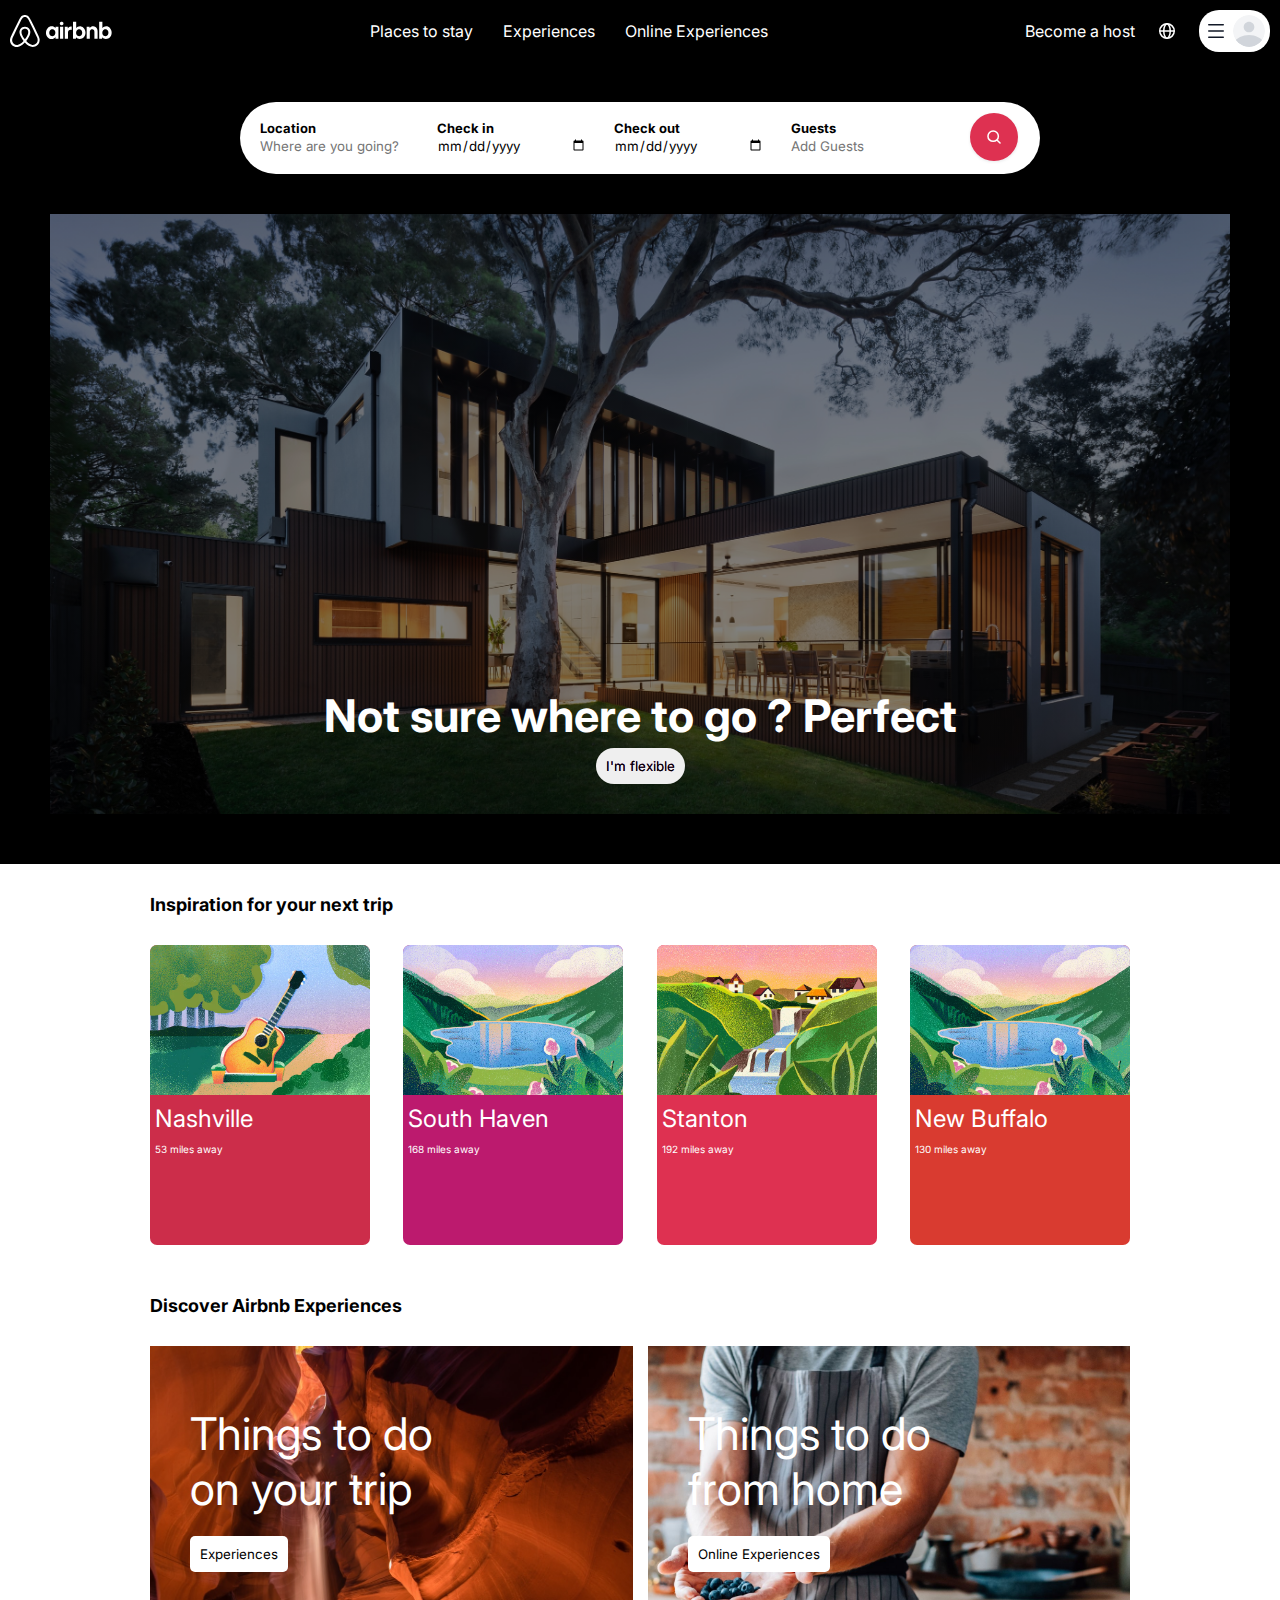
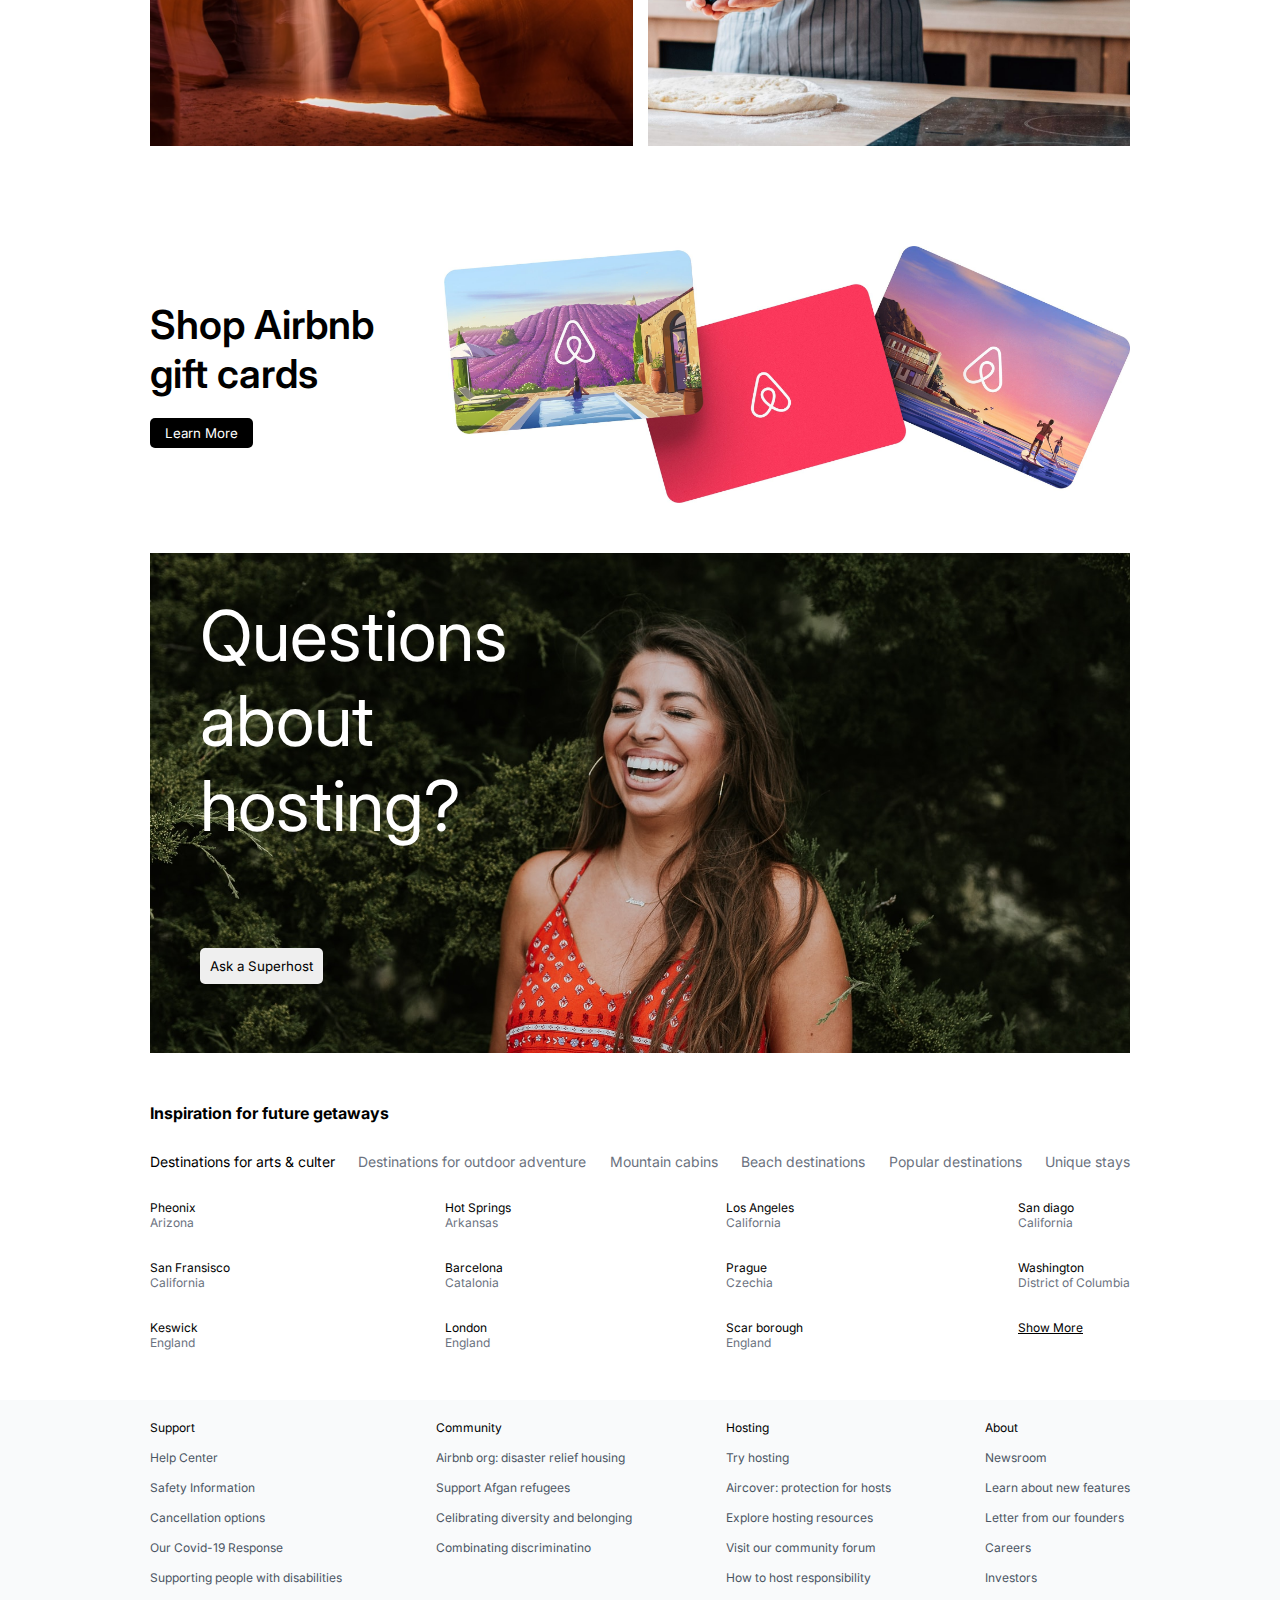
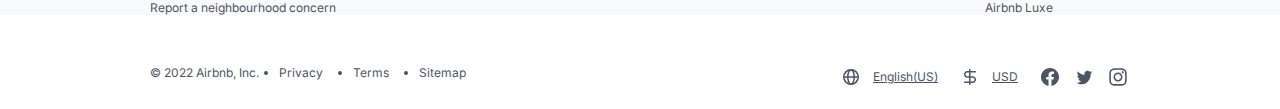
<file: index.html>
<!DOCTYPE html>
<html lang="en">
  <head>
    <meta charset="UTF-8" />
    <meta name="viewport" content="width=device-width, initial-scale=1.0" />
    <link rel="stylesheet" href="./style.css" />
    <link rel="preconnect" href="https://fonts.googleapis.com" />
    <link rel="preconnect" href="https://fonts.gstatic.com" crossorigin />
    <link
      href="https://fonts.googleapis.com/css2?family=ABeeZee&family=Inter&family=Poppins&family=Roboto&display=swap"
      rel="stylesheet"
    />
    <title>Document</title>
  </head>
  <body>
    <div id="nav">
      <img src="./assets/nav/logo.svg" alt="" />
      <div id="nav-links">
        <p>Places to stay</p>
        <p>Experiences</p>
        <p>Online Experiences</p>
      </div>
      <div id="col-3">
        <p>Become a host</p>
        <img src="./assets/nav/globe.svg" alt="" />
        <div>
          <img src="./assets/nav/menu.svg" alt="" />
          <img src="./assets/nav/Avatar.svg" alt="" />
        </div>
      </div>
    </div>
    <div id="main-container">
      <div id="search-bar">
        <div>
          <label for="location">Location</label>
          <input type="text" id="location" placeholder="Where are you going?" />
        </div>
        <div>
          <label for="check-in">Check in</label>
          <input type="date" id="check-in" placeholder="Add Dates" />
        </div>
        <div>
          <label for="check-out">Check out</label>
          <input type="date" id="check-out" placeholder="Add Dates" />
        </div>
        <div>
          <label for="guests">Guests</label>
          <input type="text" id="guests" placeholder="Add Guests" />
        </div>
        <img id="search-hotels" src="./assets/search.svg" alt="" />
      </div>
      <div id="hero-container">
        <div>
          <p>Not sure where to go ? Perfect</p>
          <button><p>I'm flexible</p></button>
        </div>
      </div>
    </div>
    <div id="explore-cards-container">
      <div id="cards-parent-container">
        <p>Inspiration for your next trip</p>
        <div id="cards-container">
          <div class="card">
            <img src="./assets/cards/card1.png" alt="" />
            <div>
              <p>Nashville</p>
              <p>53 miles away</p>
            </div>
          </div>
          <!--  -->
          <div class="card">
            <img src="./assets/cards/card2.png" alt="" />
            <div>
              <p>South Haven</p>
              <p>168 miles away</p>
            </div>
          </div>
          <!--  -->
          <div class="card">
            <img src="./assets/cards/card3.png" alt="" />
            <div>
              <p>Stanton</p>
              <p>192 miles away</p>
            </div>
          </div>
          <!--  -->
          <div class="card">
            <img src="./assets/cards/card4.png" alt="" />
            <div>
              <p>New Buffalo</p>
              <p>130 miles away</p>
            </div>
          </div>
        </div>
      </div>
    </div>
    <div id="experiences-container">
      <p>Discover Airbnb Experiences</p>
      <div>
        <div>
          <p>
            Things to do<br />
            on your trip
          </p>
          <button>Experiences</button>
        </div>
        <div>
          <p>Things to do<br />from home</p>
          <button>Online Experiences</button>
        </div>
      </div>
    </div>
    <div id="gifts-container">
      <div>
        <p>Shop Airbnb<br />gift cards</p>
        <button>Learn More</button>
      </div>
      <img src="./assets/experiences/gifts.jpg" alt="" />
    </div>
    <div id="question-hero-container">
      <div>
        <p>
          Questions<br />
          about<br />
          hosting?
        </p>
        <button>Ask a Superhost</button>
      </div>
    </div>
    <div id="getaways-container">
      <p>Inspiration for future getaways</p>
      <ul>
        <li>Destinations for arts & culter</li>
        <li>Destinations for outdoor adventure</li>
        <li>Mountain cabins</li>
        <li>Beach destinations</li>
        <li>Popular destinations</li>
        <li>Unique stays</li>
      </ul>
      <div id="content">
        <div>
          <div>
            <p>Pheonix</p>
            <p>Arizona</p>
          </div>
          <div>
            <p>San Fransisco</p>
            <p>California</p>
          </div>
          <div>
            <p>Keswick</p>
            <p>England</p>
          </div>
        </div>
        <div>
          <div>
            <p>Hot Springs</p>
            <p>Arkansas</p>
          </div>
          <div>
            <p>Barcelona</p>
            <p>Catalonia</p>
          </div>
          <div>
            <p>London</p>
            <p>England</p>
          </div>
        </div>
        <div>
          <div>
            <p>Los Angeles</p>
            <p>California</p>
          </div>
          <div>
            <p>Prague</p>
            <p>Czechia</p>
          </div>
          <div>
            <p>Scar borough</p>
            <p>England</p>
          </div>
        </div>
        <div>
          <div>
            <p>San diago</p>
            <p>California</p>
          </div>
          <div>
            <p>Washington</p>
            <p>District of Columbia</p>
          </div>
          <div><p style="text-decoration: underline">Show More</p></div>
        </div>
      </div>
    </div>
    <div id="footer-container">
      <div>
        <div>
          <p>Support</p>
          <p>Help Center</p>
          <p>Safety Information</p>
          <p>Cancellation options</p>
          <p>Our Covid-19 Response</p>
          <p>Supporting people with disabilities</p>
          <p>Report a neighbourhood concern</p>
        </div>
        <div>
          <p>Community</p>
          <p>Airbnb org: disaster relief housing</p>
          <p>Support Afgan refugees</p>
          <p>Celibrating diversity and belonging</p>
          <p>Combinating discriminatino</p>
        </div>
        <div>
          <p>Hosting</p>
          <p>Try hosting</p>
          <p>Aircover: protection for hosts</p>
          <p>Explore hosting resources</p>
          <p>Visit our community forum</p>
          <p>How to host responsibility</p>
        </div>
        <div>
          <p>About</p>
          <p>Newsroom</p>
          <p>Learn about new features</p>
          <p>Letter from our founders</p>
          <p>Careers</p>
          <p>Investors</p>
          <p>Airbnb Luxe</p>
        </div>
      </div>
    </div>
    <div id="last-row">
      <div id="last-row-2">
        <div id="last-row-2-col-1">
          <p style="color: rgba(75, 85, 99, 1)">© 2022 Airbnb, Inc.</p>
          <ul>
            <li>Privacy</li>
            <li>Terms</li>
            <li>Sitemap</li>
          </ul>
        </div>
        <div id="last-row-2-col-2">
          <div>
            <img src="./assets/experiences/globe.svg" alt="" />
            <p style="text-decoration: underline">English(US)</p>
          </div>
          <div>
            <img src="./assets/experiences/dollar-2.png" alt="" />
            <p style="text-decoration: underline">USD</p>
          </div>
          <div>
            <img src="./assets/experiences/fb.svg" alt="" />
            <img src="./assets/experiences/twitter.svg" alt="" />
            <img src="./assets/experiences/insta.svg" alt="" />
          </div>
        </div>
      </div>
    </div>
    <script type="module" src="./script.js"></script>
  </body>
</html>
</file>
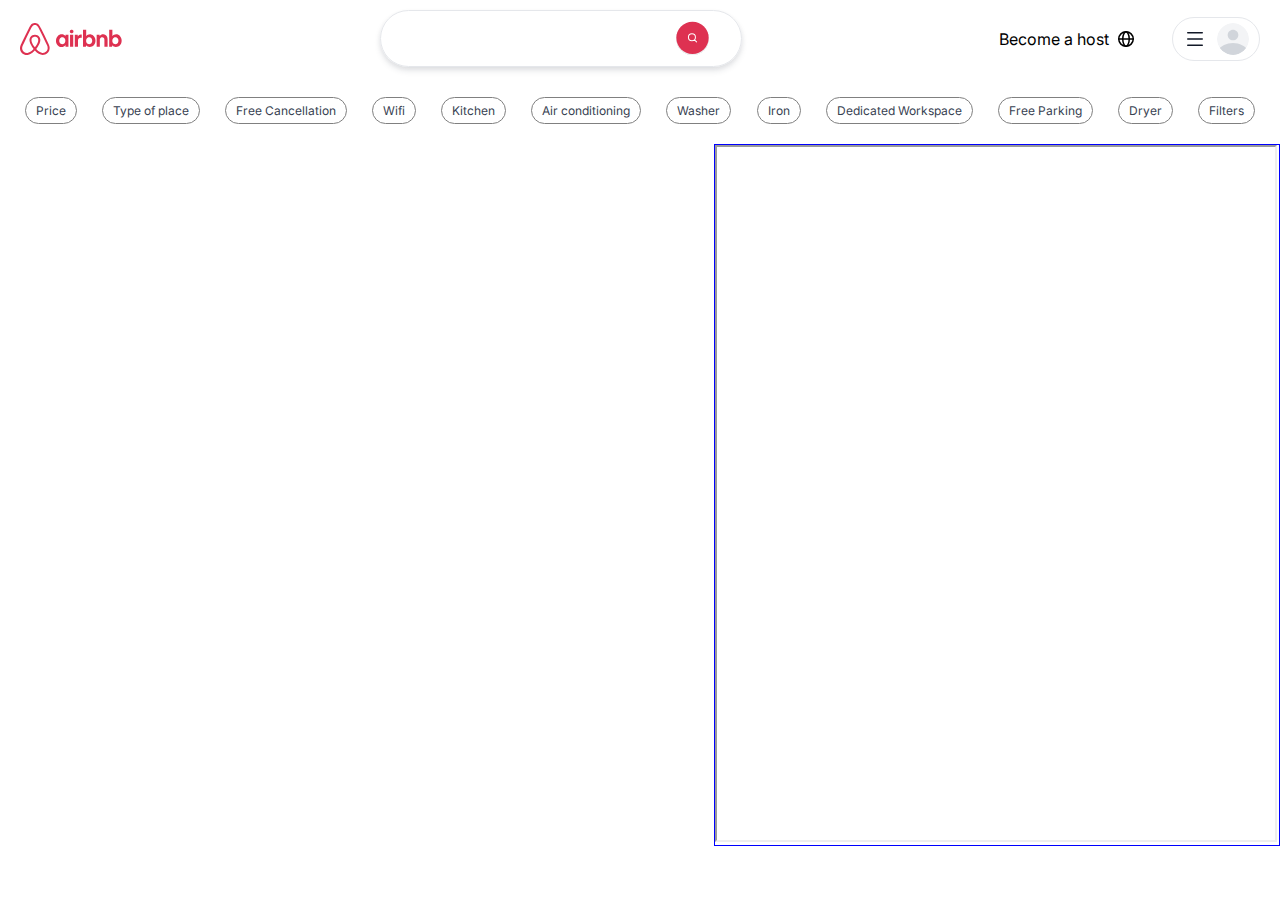
<file: listing.html>
<!DOCTYPE html>
<html lang="en">
  <head>
    <meta charset="UTF-8" />
    <meta name="viewport" content="width=device-width, initial-scale=1.0" />
    <title>Document</title>
    <link rel="stylesheet" href="./listing.css" />
    <link
      href="https://fonts.googleapis.com/css2?family=ABeeZee&family=Inter&family=Poppins&family=Roboto&display=swap"
      rel="stylesheet"
    />
  </head>
  <body>
    <div id="nav">
      <svg
        width="102"
        height="32"
        viewBox="0 0 102 32"
        fill="none"
        xmlns="http://www.w3.org/2000/svg"
      >
        <path
          id="Vector"
          d="M29.24 22.6799C29.08 22.2899 28.93 21.8799 28.77 21.5299L28.03 19.8599L28 19.8299C25.8 15.0299 23.45 10.1499 20.96 5.34994L20.86 5.14994C20.61 4.67994 20.36 4.15994 20.1 3.67994C19.78 3.10994 19.47 2.49994 18.96 1.91994C18.4628 1.31308 17.8372 0.824133 17.1282 0.488399C16.4192 0.152666 15.6444 -0.0214844 14.86 -0.0214844C14.0755 -0.0214844 13.3008 0.152666 12.5917 0.488399C11.8827 0.824133 11.2571 1.31308 10.76 1.91994C10.29 2.49994 9.93996 3.10994 9.61996 3.67994C9.36996 4.19994 9.11996 4.70994 8.85996 5.17994L8.75996 5.37994C6.30996 10.1799 3.91996 15.0599 1.71996 19.8599L1.65996 19.9199C1.43996 20.4399 1.17996 20.9799 0.929959 21.5599C0.769959 21.9099 0.609959 22.2899 0.449959 22.7099C0.0179916 23.8097 -0.119949 25.0031 0.0497312 26.1724C0.219412 27.3418 0.690857 28.4467 1.4176 29.3784C2.14435 30.31 3.10131 31.0362 4.19418 31.4854C5.28705 31.9346 6.47811 32.0912 7.64996 31.9399C8.77343 31.7921 9.85523 31.4178 10.83 30.8399C12.13 30.1099 13.38 29.0499 14.78 27.5199C16.18 29.0499 17.46 30.1099 18.73 30.8499C19.9513 31.5668 21.3343 31.9624 22.75 31.9999C24.3893 32.0068 25.9758 31.4202 27.2164 30.3487C28.4571 29.2771 29.2682 27.7928 29.5 26.1699C29.7678 25.0037 29.6772 23.7838 29.24 22.6699V22.6799ZM14.88 24.3399C13.16 22.1399 12.04 20.1199 11.66 18.3899C11.5025 17.7489 11.4686 17.0837 11.56 16.4299C11.63 15.9199 11.82 15.4699 12.08 15.0899C12.68 14.2199 13.73 13.6799 14.88 13.6799C15.4261 13.6633 15.9678 13.7824 16.4565 14.0268C16.9452 14.2711 17.3656 14.633 17.68 15.0799C17.94 15.4799 18.13 15.9199 18.19 16.4299C18.29 17.0099 18.25 17.6799 18.09 18.3899C17.71 20.0899 16.59 22.1299 14.88 24.3399ZM27.62 25.8199C27.5063 26.6439 27.1788 27.4237 26.67 28.0816C26.1612 28.7396 25.4888 29.2527 24.72 29.5699C23.96 29.8899 23.12 29.9799 22.3 29.8899C21.5 29.7899 20.7 29.5299 19.88 29.0499C18.5185 28.2084 17.2942 27.1629 16.25 25.9499C18.35 23.3499 19.62 20.9799 20.1 18.8699C20.33 17.8699 20.36 16.9699 20.26 16.1399C20.1351 15.3532 19.8417 14.6028 19.4 13.9399C18.8956 13.2212 18.2223 12.6374 17.4394 12.2398C16.6565 11.8423 15.7879 11.6431 14.91 11.6599C13.06 11.6599 11.41 12.5199 10.41 13.9299C9.9598 14.5911 9.66887 15.3475 9.55996 16.1399C9.42996 16.9799 9.45996 17.9099 9.71996 18.8699C10.2 20.9799 11.5 23.3799 13.57 25.9699C12.5434 27.2061 11.3163 28.2608 9.93996 29.0899C9.10996 29.5699 8.31996 29.8199 7.51996 29.9199C6.27584 30.0793 5.01911 29.7412 4.02292 28.9791C3.02673 28.2169 2.37161 27.0924 2.19996 25.8499C2.09996 25.0499 2.16996 24.2499 2.48996 23.3499C2.58996 23.0299 2.73996 22.7099 2.89996 22.3299C3.11996 21.8099 3.37996 21.2699 3.62996 20.7299L3.66996 20.6599C5.82996 15.8899 8.18996 11.0199 10.64 6.24994L10.74 6.04994C10.99 5.56994 11.24 5.05994 11.5 4.57994C11.76 4.06994 12.04 3.57994 12.4 3.17994C12.7116 2.80797 13.1009 2.50882 13.5406 2.30356C13.9804 2.09831 14.4597 1.99193 14.945 1.99193C15.4302 1.99193 15.9096 2.09831 16.3493 2.30356C16.789 2.50882 17.1783 2.80797 17.49 3.17994C17.84 3.57994 18.13 4.06994 18.39 4.57994C18.64 5.05994 18.89 5.57995 19.15 6.04994L19.25 6.24994C21.69 11.0199 24.05 15.8899 26.25 20.6599L26.28 20.6899C26.54 21.2099 26.76 21.7899 27.01 22.2899C27.17 22.6799 27.33 22.9899 27.43 23.3199C27.62 24.2199 27.72 25.0199 27.62 25.8199ZM41.54 24.1199C40.7864 24.131 40.0401 23.9722 39.3563 23.6554C38.6725 23.3386 38.0688 22.8719 37.59 22.2899C36.514 21.0499 35.943 19.451 35.99 17.8099C35.9735 16.1332 36.563 14.5068 37.65 13.2299C38.1528 12.6406 38.7787 12.1686 39.4836 11.8472C40.1885 11.5259 40.9553 11.3629 41.73 11.3699C42.4589 11.35 43.1809 11.5157 43.8282 11.8516C44.4754 12.1875 45.0266 12.6824 45.43 13.2899L45.53 11.7199H48.45V23.7999H45.52L45.42 22.0399C45.0041 22.6886 44.4294 23.2202 43.7503 23.5842C43.0712 23.9483 42.3104 24.1327 41.54 24.1199ZM42.3 21.2399C42.88 21.2399 43.39 21.0799 43.87 20.7899C44.31 20.4699 44.67 20.0499 44.95 19.5399C45.2 19.0299 45.33 18.4199 45.33 17.7399C45.3689 17.1493 45.254 16.5587 44.9963 16.0259C44.7386 15.493 44.3471 15.0361 43.86 14.6999C43.3919 14.4083 42.8514 14.2537 42.3 14.2537C41.7485 14.2537 41.208 14.4083 40.74 14.6999C40.3 15.0199 39.94 15.4399 39.66 15.9499C39.3955 16.5124 39.2654 17.1286 39.28 17.7499C39.241 18.3405 39.3559 18.9312 39.6136 19.464C39.8713 19.9969 40.2628 20.4538 40.75 20.7899C41.22 21.0799 41.73 21.2399 42.3 21.2399ZM53.45 8.45994C53.45 8.80995 53.39 9.12994 53.23 9.38995C53.07 9.63995 52.85 9.86994 52.56 10.0299C52.27 10.1899 51.96 10.2499 51.64 10.2499C51.32 10.2499 51 10.1899 50.71 10.0299C50.4357 9.87726 50.205 9.65694 50.04 9.38995C49.8851 9.10508 49.8091 8.78401 49.82 8.45994C49.82 8.09995 49.89 7.77994 50.04 7.52994C50.2 7.22994 50.43 7.04994 50.71 6.88994C51 6.72994 51.31 6.65994 51.64 6.65994C51.9583 6.65261 52.273 6.728 52.5535 6.87874C52.8339 7.02948 53.0705 7.25042 53.24 7.51994C53.3855 7.81149 53.4576 8.13418 53.45 8.45994ZM50.05 23.7599V11.6999H53.23V23.7799H50.04L50.05 23.7599ZM61.73 14.8599V14.8999C61.58 14.8299 61.38 14.7999 61.23 14.7699C61.03 14.7299 60.87 14.7299 60.68 14.7299C59.79 14.7299 59.12 14.9899 58.68 15.5299C58.2 16.0799 57.98 16.8499 57.98 17.8399V23.7699H54.79V11.6899H57.72L57.82 13.5199C58.14 12.8799 58.52 12.3999 59.06 12.0399C59.5971 11.6902 60.2294 11.5155 60.87 11.5399C61.1 11.5399 61.32 11.5599 61.51 11.5999C61.61 11.6299 61.67 11.6299 61.73 11.6599V14.8599ZM63.01 23.7599V6.73994H66.19V13.2399C66.64 12.6599 67.15 12.2099 67.79 11.8599C68.8032 11.3632 69.9542 11.2223 71.0573 11.4599C72.1604 11.6976 73.1512 12.3 73.87 13.1699C74.9483 14.4125 75.5195 16.0154 75.47 17.6599C75.4864 19.3367 74.897 20.9631 73.81 22.2399C73.3072 22.8293 72.6813 23.3013 71.9763 23.6227C71.2714 23.944 70.5046 24.1069 69.73 24.0999C69.001 24.1199 68.279 23.9541 67.6317 23.6183C66.9845 23.2824 66.4333 22.7875 66.03 22.1799L65.93 23.7499L63.01 23.7799V23.7599ZM69.16 21.2399C69.73 21.2399 70.24 21.0799 70.72 20.7899C71.16 20.4699 71.52 20.0499 71.8 19.5399C72.06 19.0299 72.18 18.4199 72.18 17.7399C72.18 17.0699 72.06 16.4599 71.8 15.9499C71.5374 15.4582 71.1684 15.0312 70.72 14.6999C70.2519 14.4083 69.7115 14.2537 69.16 14.2537C68.6085 14.2537 68.068 14.4083 67.6 14.6999C67.15 15.0199 66.8 15.4399 66.51 15.9499C66.2455 16.5124 66.1154 17.1286 66.13 17.7499C66.091 18.3405 66.2059 18.9312 66.4636 19.464C66.7213 19.9969 67.1128 20.4538 67.6 20.7899C68.07 21.0799 68.58 21.2399 69.16 21.2399ZM76.67 23.7699V11.6899H79.6L79.7 13.2599C80.0682 12.6581 80.5905 12.1656 81.2128 11.8333C81.8352 11.501 82.535 11.3411 83.24 11.3699C84.0461 11.356 84.8384 11.5801 85.5178 12.0141C86.1973 12.448 86.7337 13.0727 87.06 13.8099C87.41 14.5699 87.6 15.5099 87.6 16.5599V23.7999H84.41V16.9799C84.41 16.1399 84.22 15.4799 83.84 14.9899C83.46 14.5099 82.94 14.2499 82.28 14.2499C81.8 14.2499 81.38 14.3499 81.01 14.5699C80.66 14.7999 80.37 15.0899 80.15 15.4999C79.9275 15.9144 79.8172 16.3798 79.83 16.8499V23.7699H76.67ZM89.19 23.7699V6.72994H92.38V13.2299C92.812 12.6467 93.3741 12.1722 94.0216 11.8441C94.6691 11.5161 95.3841 11.3434 96.11 11.3399C96.8635 11.3289 97.6099 11.4877 98.2937 11.8045C98.9775 12.1213 99.5811 12.588 100.06 13.1699C101.131 14.4125 101.698 16.0105 101.65 17.6499C101.667 19.3269 101.078 20.9536 99.99 22.2299C99.4872 22.8193 98.8613 23.2913 98.1563 23.6127C97.4514 23.934 96.6846 24.0969 95.91 24.0899C95.181 24.1099 94.459 23.9441 93.8117 23.6083C93.1645 23.2724 92.6133 22.7775 92.21 22.1699L92.12 23.7399L89.19 23.7699ZM95.37 21.2399C95.95 21.2399 96.46 21.0799 96.93 20.7899C97.38 20.4699 97.73 20.0499 98.02 19.5399C98.27 19.0299 98.4 18.4199 98.4 17.7399C98.4389 17.1493 98.324 16.5587 98.0663 16.0259C97.8086 15.493 97.4171 15.0361 96.93 14.6999C96.4619 14.4083 95.9215 14.2537 95.37 14.2537C94.8185 14.2537 94.278 14.4083 93.81 14.6999C93.37 15.0199 93.01 15.4399 92.73 15.9499C92.4508 16.5074 92.32 17.1273 92.35 17.7499C92.311 18.3405 92.4259 18.9312 92.6836 19.464C92.9413 19.9969 93.3328 20.4538 93.82 20.7899C94.29 21.0799 94.77 21.2399 95.37 21.2399Z"
          fill="#de3151"
        />
      </svg>
      <div id="display-bar">
        <div id="location"></div>
        <div id="date"></div>
        <div id="guestCount"></div>
        <img src="./assets/search.svg" alt="" />
      </div>
      <div id="col-3">
        <p>Become a host</p>
        <svg
          width="24"
          height="24"
          viewBox="0 0 24 24"
          fill="none"
          xmlns="http://www.w3.org/2000/svg"
        >
          <g id="globe">
            <path
              id="Vector"
              d="M19.25 12C19.25 16.0041 16.0041 19.25 12 19.25C7.99594 19.25 4.75 16.0041 4.75 12C4.75 7.99594 7.99594 4.75 12 4.75C16.0041 4.75 19.25 7.99594 19.25 12Z"
              stroke="black"
              stroke-width="1.5"
              stroke-linecap="round"
              stroke-linejoin="round"
            />
            <path
              id="Vector_2"
              d="M15.25 12C15.25 16.5 13.2426 19.25 12 19.25C10.7574 19.25 8.75 16.5 8.75 12C8.75 7.5 10.7574 4.75 12 4.75C13.2426 4.75 15.25 7.5 15.25 12Z"
              stroke="black"
              stroke-width="1.5"
              stroke-linecap="round"
              stroke-linejoin="round"
            />
            <path
              id="Vector_3"
              d="M5 12H19"
              stroke="black"
              stroke-width="1.5"
              stroke-linecap="round"
              stroke-linejoin="round"
            />
          </g>
        </svg>
        <img src="./assets/nav/globe.svg" alt="" />
        <div>
          <img src="./assets/nav/menu.svg" alt="" />
          <img src="./assets/nav/Avatar.svg" alt="" />
        </div>
      </div>
    </div>
    <div id="filters">
      <p>Price</p>
      <p>Type of place</p>
      <p>Free Cancellation</p>
      <p>Wifi</p>
      <p>Kitchen</p>
      <p>Air conditioning</p>
      <p>Washer</p>
      <p>Iron</p>
      <p>Dedicated Workspace</p>
      <p>Free Parking</p>
      <p>Dryer</p>
      <p>Filters</p>
    </div>
    <div id="cards-map-container">
      <div id="cards-container">
        <!-- <div class="card">
          <img src="https://source.unsplash.com/500x500/?pune" alt="" />
          <div>
            <img id="like" src="./assets/experiences/heart.svg" alt="" />
            <div>
              <p>Entire home in bordeaux</p>
              <p class="title">Bordeaux Getaway</p>
            </div>
            <ul>
              <li>4-6 Guests</li>
              <li>Entire Home</li>
              <li>5 beds</li>
              <li>3 bath</li>
              <li>Wifi</li>
              <li>Kitchen</li>
              <li>Free parking</li>
            </ul>
            <div class="card-row-3">
              <div>
                <p>5.0</p>
                <img src="./assets/experiences/star.svg" alt="" />
                <p>318 reviews</p>
              </div>
              <div>$325 /night</div>
            </div>
          </div>
        </div> -->
      </div>
      <div id="map-container">
        <iframe
          id="iframe"
          style="width: 99%; height: 99%"
          src="https://maps.google.com/maps?q=Mumbai%20Dates%20hotels&amp;t=&amp;z=13&amp;ie=UTF8&amp;iwloc=&amp;output=embed"
          allowfullscreen
        ></iframe>
      </div>
    </div>
    <script type="module" src="./listing.js"></script>
  </body>
</html>
</file>
<file: style.css>
*{
    font-family: Inter,sans-serif;
    margin: 0;
    padding: 0;
}


#main-container{
    background-color: black;
    padding-inline: 50px;
    color: white;
    height: fit-content;
    padding-bottom: 50px;
    padding-top: 20px;
}


#nav{
    display: flex;
    justify-content: space-between;
    color: white;
    padding: 10px;
    align-items: center;
    position: sticky;
    top: 0;
    z-index: 100;
    background-color: black;
}

#nav-links{
    color:white;
    display: flex;
    justify-content: space-evenly;
    gap: 30px;
    font-size: medium;
}

#col-3{
    display: flex;
    gap: 20px;
    align-items: center;
}

#col-3>div{
    background-color: white;
    padding: 5px;
    display:flex;
    gap: 5px;
    border-radius: 20px;
}

#search-bar{
    background-color: white;
    color: black;
    padding: 10px;
    width: 800px;
    margin-inline: auto;
    border-radius: 40px;
    box-sizing: border-box;
    display: flex;
    justify-content: space-between;
    align-items: center;
    padding-inline: 20px;
    margin-top: 20px;
}

#search-bar>div{
    display: flex;
    flex-direction: column;
}

#search-bar div input{
    border: none;
    height: 20px;
    width: 150px;
    outline:none;
}

#search-bar div label{
    font-size: small;
    font-weight: bold;
}

#search-bar>img{
    cursor: pointer;
}

#hero-container{
    background-image:linear-gradient(rgba(0, 0, 0, 0.5),rgba(0, 0, 0, 0.5)),url("./assets/hero-image.jpg");
    width: 100%;
    height: 600px;
    margin-top: 40px;
    background-position: center;
    background-size: cover;
    background-repeat: no-repeat;
    position:relative;
    display: flex;
    justify-content: center;
    
}

#hero-container>div{
    position: absolute;
    bottom: 30px;
    display: flex;
    flex-direction: column;
    align-items: center;
    gap: 5px;
}

#hero-container>div>p{
    /* width:500px; */
    font-size: 45px;
    font-weight: bold;
}

#hero-container>div>button>p{
    background: linear-gradient(90deg, #671296 -1.23%, #9E1F83 100.62%);
background-clip: text;
-webkit-background-clip: text;
}

#hero-container>div>button{
    padding: 10px;
    border-radius: 20px;
    border: none;
}


#cards-parent-container{
    background-color: white;
    color: black;
    color: white;
}

#cards-parent-container>p{
    font-size: large;
    font-weight: bold;
    color: black;
}

#explore-cards-container{
    padding-left: 150px;
    padding-right: 150px;
    padding-top: 30px;
   
    background-color: white;
}

.card{
    width: 220px;
    height: 300px;
    background: #CC2D4A;
    border-radius: 7px;
}
.card>img{
    width: 100%;
    height: 50%;
    border-top-right-radius: 7px;
    border-top-left-radius: 7px;
}

.card>div{
    padding:5px;
}


.card>div p:nth-child(1){
    font-size: 24px;
}

.card>div p:nth-child(2){
    margin-top: 10px;
    font-size:10px;
}

#cards-container{
    padding-top: 30px;
    display: flex;
    /* gap: 20px; */
    justify-content: space-between;
    /* background-color: red; */
    align-items: center;
}

.card:nth-child(2)
{
    background-color: rgba(188, 26, 110, 1);
}

.card:nth-child(3){
    background-color: rgba(222, 49, 81, 1);
}

.card:nth-child(4){
    background-color: rgba(217, 59, 48, 1);
}


#experiences-container{


    padding-inline: 150px;
    padding-top: 50px;
    display: flex;
    flex-direction: column;
    gap: 30px;
}

#experiences-container>p{
    font-size: large;
    font-weight: bold;
    color: black;
}


#experiences-container>div{
    display: flex;
    justify-content: space-between;
    gap: 15px;
}

#experiences-container>div div{
    width: 50%;
    height: 400px;
}

#experiences-container>div div:nth-child(1){
    background-image: url("./assets/experiences/first.jpg");
}

#experiences-container>div div:nth-child(2){
    background-image: url("./assets/experiences/second.jpg");
}

#experiences-container>div div{
    background-size: cover;
    background-position: right;
    padding-top: 60px;
    padding-left: 40px;
    box-sizing: border-box;
    display: flex;
    flex-direction: column;
    gap: 20px;
}

#experiences-container>div div p{
    color: white;
    font-size: 45px;
}

#experiences-container>div div button{
    width: fit-content;
    padding: 10px;
    background-color: white;
    border: none;
    border-radius: 5px;
}

#gifts-container{
    padding-inline: 150px;
    padding-top: 100px;
    display: flex;
    justify-content: space-between;
    align-items: center;
}
#gifts-container>img{
    width: 70%;
}
#gifts-container>div{
    display: flex;
    flex-direction: column;
    gap: 20px;
}
#gifts-container>div>p{
    font-size: 40px;
    font-weight: 600;
}

#gifts-container>div>button{
    width: fit-content;
    padding: 7px;
    padding-left: 15px;
    padding-right:15px;
    background-color: black;
    color:white;
    border-radius: 5px;
    border: none;
}

#question-hero-container{
    padding-inline: 150px;
    padding-top: 50px;
}
#question-hero-container>div{
    background-image: url("./assets/experiences/questions.jpg");
    width: 100%;
    height: 500px;
    background-position-y:900px;
    background-size: cover;
    display: flex;
    flex-direction: column;
    gap: 100px;
    box-sizing: border-box;
    padding-left: 50px;
    padding-top: 40px;
}
#question-hero-container>div>p{
    font-size: 70px;
    color: white;
}

#question-hero-container>div>button{
    width: fit-content;
    padding: 10px;
    border: none;
    border-radius: 5px;

}

#getaways-container{
    padding-inline: 150px;
    padding-top: 50px;
}

#getaways-container>p{
    font-weight: bold;
    padding-bottom: 30px;
}


#getaways-container>ul{
    list-style-type: none;
    color: rgba(107, 114, 128, 1);
    display: flex;
    justify-content: space-between;
    font-size: 14px;
}

#getaways-container>ul li:nth-child(1){
    color: black;
}

#content{
    display: flex;
    justify-content: space-between;
    padding-top: 30px;
    font-size: 12px;
}

#content>div{
    display: flex;
    flex-direction: column;
    gap: 30px;
}

#content>div>div>p:nth-child(2){
    color:rgba(107, 114, 128, 1);
}

#footer-container{
    /* padding-inline: 150px; */
    padding-top: 50px;
    font-size: 12px;
}
#footer-container>div{
 
    background-color:rgba(249, 250, 251, 1);
    display: flex;
    justify-content: space-between;
    padding-inline: 150px;
    padding-top: 20px;
}

#footer-container>div>div{
    display: flex;
    flex-direction: column;
    gap: 15px;
    /* padding: 30px; */
}

#footer-container>div>div>p{
    color: rgba(75, 85, 99, 1);
}
#footer-container>div>div>p:nth-child(1){
    color: black;
}

#last-row{
    padding-inline: 150px;
    padding-top: 50px;
    font-size: 12px;
    padding-bottom: 20px;
    
}

#last-row-2{
    color: rgba(75, 85, 99, 1);
    display: flex;
    justify-content: space-between;
}

#last-row-2-col-1>ul{
    display: flex;
    gap: 30px;
}
#last-row-2-col-1{
    display: flex;
    gap: 20px;
}

#last-row-2-col-2{
    display: flex;
    gap: 20px;
}
#last-row-2-col-2>div{
    display: flex;
    align-items: center;
    gap: 10px;
}
</file>
<file: listing.css>
*{
    padding: 0;
    margin: 0;
    font-family: Inter,sans-serif;
}
#nav{
   display: flex;
   /* background-color: black; */
   /* border: 1px solid red; */
   justify-content: space-between;
   align-items: center;
   padding: 10px;
   padding-inline: 20px;
   position: sticky;
   top: 0;
   background-color: white;
   z-index: 1;
}

#display-bar{
    display: flex;
    align-items: center;
    border: 1px solid  #e5e7eb;
    width: 300px;
    justify-content: space-between;
    padding: 10px;
    padding-left: 30px;
    padding-right: 30px;
    border-radius: 30px;
    box-shadow: 0px 4px 6px 0px rgba(31, 41, 55, 0.10), 0px 2px 4px 0px rgba(31, 41, 55, 0.06);
}

#display-bar>div:nth-child(1),#display-bar>div:nth-child(2){
    border-right: 1px solid gray;
    padding-right: 20px;
}
#display-bar>div{
    font-size: 12px;
    font-weight: bold;
}

#display-bar>img{
    width: 35px;
}

#col-3{
    display: flex;
    align-items: center;
    gap: 5px;
}
#col-3>div{
    display: flex;
    align-items: center;
    gap: 10px;
    border: 1px solid  #e5e7eb;
    border-radius: 25px;
    padding: 5px;
    padding-inline: 10px;
}

#filters{
    padding-top: 20px;
    display: flex;
    justify-content: space-evenly;
}

#filters>p{
    cursor: pointer;
    font-size: 12px;
    border: 1px solid grey;
    padding: 5px;
    border-radius: 15px;
    padding-inline: 10px;
    color: rgba(55, 65, 81, 1);
}

#cards-map-container{
    /* width: 100vw; */
    padding-top: 20px;
    display: flex;
    gap: 5px;
}

#cards-container{
    padding: 10px;
    width: 55%;
    height: 700px;
    /* border: 1px solid red; */
    overflow-y: hidden;
    overflow-y: scroll;
}

.price{
    font-size: 20px;
}

#cards-container::-webkit-scrollbar{
    width: 8px;
  
}
#cards-container::-webkit-scrollbar-thumb{
    background: red;
    border-radius: 10px;
}

#cards-container::-webkit-scrollbar-thumb:hover{
    background: green;
    border-radius: 10px;
}
.type{
    font-size: 12px;
}

/* #cards-container::-webkit-scrollbar-track{
    background-color: lightgray;
} */
/* #cards-container::-webkit-scrollbar-thumb{
    height: 100px;
}

#cards-container::-webkit-scrollbar-track{
    background-color: red;
} */


#map-container{
    width: 45%;
    height: 700px;
    border: 1px solid blue;
}

.card{
    display: flex;
    gap: 20px;
    border-bottom: 1px solid lightgray;
    padding: 15px;
}
.card>img{
    width: 300px;
    height: 180px;
    overflow: hidden;
    border-radius: 15px;
    /* aspect-ratio: 4/3; */
}

.card>div{
    display: flex;
    flex-direction: column;
    justify-content: space-between;
    position: relative;
}

#like{
    position: absolute;
    top: 0;
    right: 0;
    width: 25px;
    /* color: red; */
}

.title{
    color: #374151;
    font-size: 20px;
}

.card{
    color: #6b7280;
}
.card>div>ul{
    display: flex;
    flex-wrap: wrap;
    width: 250px;
    gap:0px 20px;
    margin-left: 15px;
    /* background-color: red; */
    font-size: 12px;
}

.card>div{
    width: 60%;
}

.card-row-3{
    display: flex;
    justify-content: space-between;
    font-size: 14px;
    color: #374151;
}

.card-row-3>div:nth-child(1){
    display: flex;
    align-items: center;
    gap: 5px;
}

.card>div>div:nth-child(1)>p:nth-child(1){
    font-size: 0px;
}
</file>
